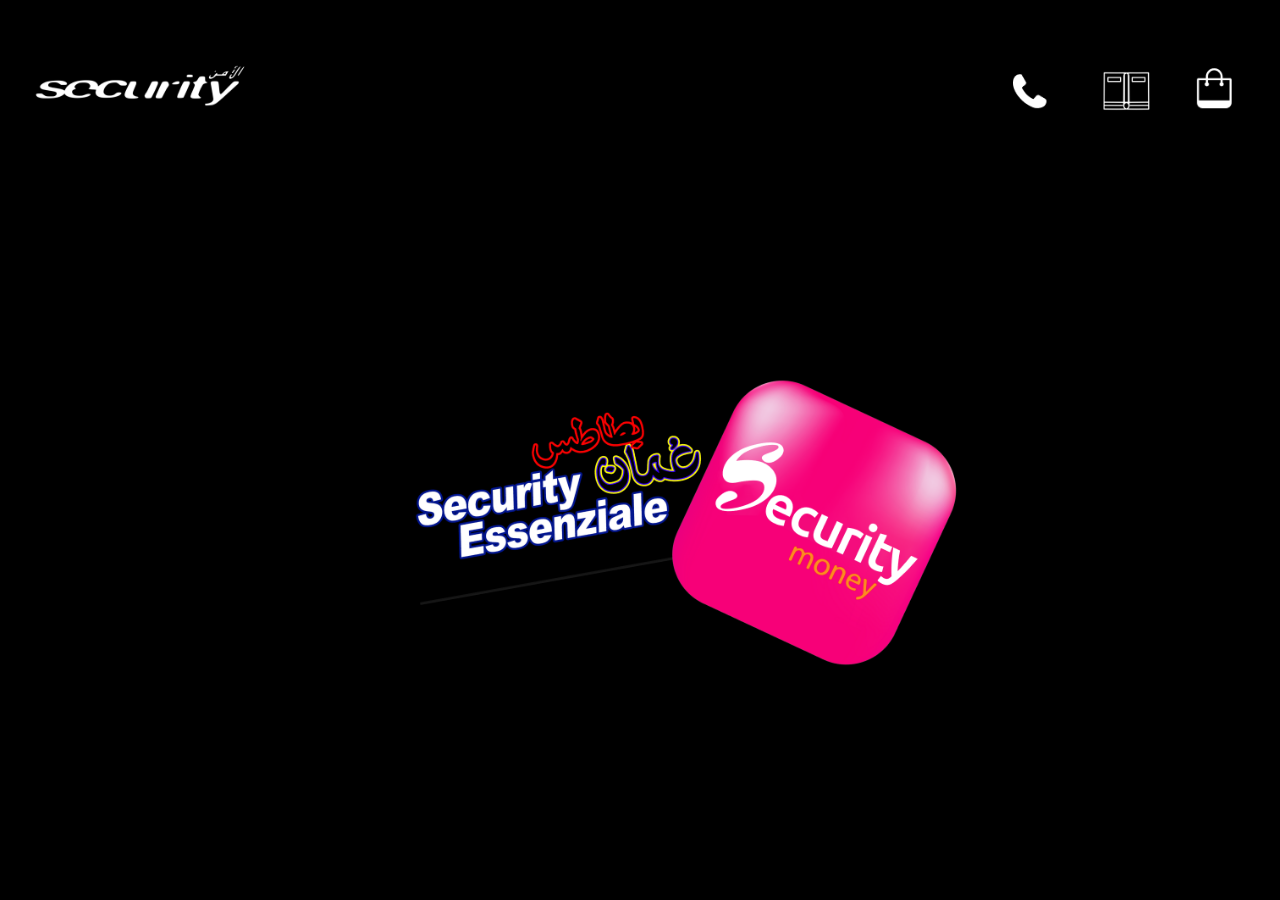
<file: index.html>
<!doctype html>
<html lang="en">
  <head>
    <meta charset="utf-8">
    <meta name="viewport" content="width=device-width, initial-scale=1">
    <meta name="theme-color" content="#000000">
    <title>security</title>
    <link rel="preload" as="image" href="assets/frames/landing-01.png?v=20260610-figma12">
    <link rel="preload" as="image" href="assets/frames/landing-14.png?v=20260610-figma12">
    <link rel="stylesheet" href="styles.css?v=20260610-figma12">
  </head>
  <body class="page page-home">
    <main class="viewport-shell" aria-label="security landing page">
      <section class="figma-stage landing-stage" style="--frame-w: 1512; --frame-h: 982" aria-label="Animated collage intro">
        <div class="landing-sequence" data-sequence>
          <img class="sequence-frame is-active" src="assets/frames/landing-01.png?v=20260610-figma12" alt="">
          <img class="sequence-frame" src="assets/frames/landing-02.png?v=20260610-figma12" alt="">
          <img class="sequence-frame" src="assets/frames/landing-03.png?v=20260610-figma12" alt="">
          <img class="sequence-frame" src="assets/frames/landing-04.png?v=20260610-figma12" alt="">
          <img class="sequence-frame" src="assets/frames/landing-05.png?v=20260610-figma12" alt="">
          <img class="sequence-frame" src="assets/frames/landing-06.png?v=20260610-figma12" alt="">
          <img class="sequence-frame" src="assets/frames/landing-07.png?v=20260610-figma12" alt="">
          <img class="sequence-frame" src="assets/frames/landing-08.png?v=20260610-figma12" alt="">
          <img class="sequence-frame" src="assets/frames/landing-09.png?v=20260610-figma12" alt="">
          <img class="sequence-frame" src="assets/frames/landing-10.png?v=20260610-figma12" alt="">
          <img class="sequence-frame" src="assets/frames/landing-11.png?v=20260610-figma12" alt="">
          <img class="sequence-frame" src="assets/frames/landing-12.png?v=20260610-figma12" alt="">
          <img class="sequence-frame" src="assets/frames/landing-13.png?v=20260610-figma12" alt="">
          <img class="sequence-frame" src="assets/frames/landing-14.png?v=20260610-figma12" alt="security collage">
        </div>
        <nav class="hotspots" aria-label="Primary">
          <a class="hotspot hotspot-home" href="index.html?v=20260610-figma12" aria-label="Home"><img src="assets/nav/home-wordmark.png?v=20260610-figma12" alt=""></a>
          <a class="hotspot hotspot-contact" href="contact.html?v=20260610-figma12" aria-label="Contact"><img src="assets/nav/home-phone.png?v=20260610-figma12" alt=""></a>
          <a class="hotspot hotspot-issue" href="issue.html?v=20260610-figma12" aria-label="Issue"><img src="assets/nav/home-book.png?v=20260610-figma12" alt=""></a>
          <a class="hotspot hotspot-shop" href="shop.html?v=20260610-figma12" aria-label="Shop"><img src="assets/nav/home-bag.png?v=20260610-figma12" alt=""></a>
        </nav>
      </section>
    </main>
    <nav class="mobile-dock" aria-label="Mobile primary">
      <a class="dock-link dock-home" href="index.html?v=20260610-figma12" aria-label="Home" aria-current="page"><span class="dock-icon"></span></a>
      <a class="dock-link dock-contact" href="contact.html?v=20260610-figma12" aria-label="Contact"><span class="dock-icon"></span></a>
      <a class="dock-link dock-issue" href="issue.html?v=20260610-figma12" aria-label="Issue"><span class="dock-icon"></span></a>
      <a class="dock-link dock-shop" href="shop.html?v=20260610-figma12" aria-label="Shop"><span class="dock-icon"></span></a>
    </nav>
    <script src="script.js?v=20260610-figma12" defer></script>
  </body>
</html>
</file>
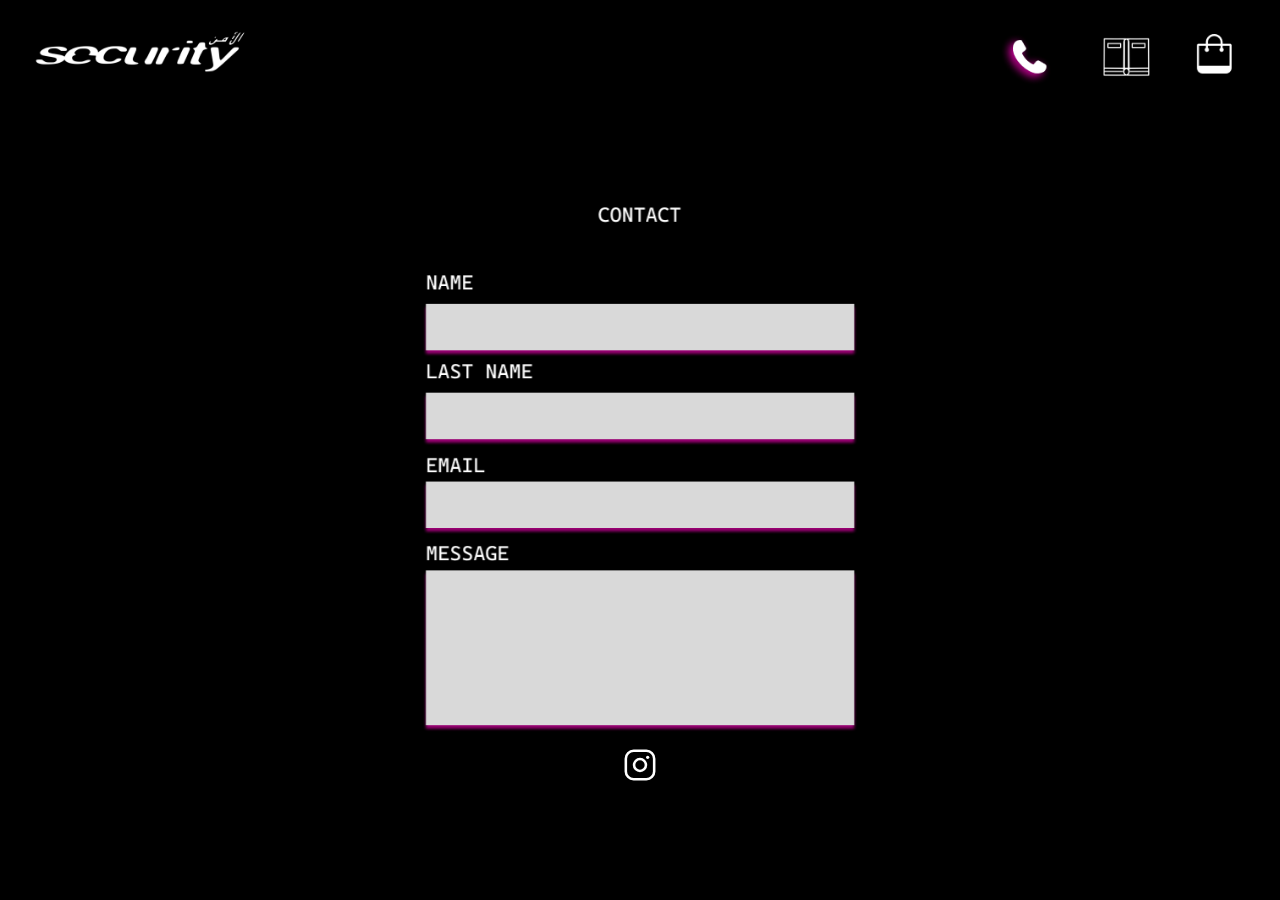
<file: contact.html>
<!doctype html>
<html lang="en">
  <head>
    <meta charset="utf-8">
    <meta name="viewport" content="width=device-width, initial-scale=1">
    <meta name="theme-color" content="#000000">
    <title>security contact</title>
    <link rel="preload" as="image" href="assets/pages/contact.png?v=20260610-figma12">
    <link rel="stylesheet" href="styles.css?v=20260610-figma12">
  </head>
  <body class="page page-static page-contact">
    <main class="scroll-shell" aria-label="security contact">
      <section class="figma-stage static-stage" style="--frame-w: 1512; --frame-h: 982">
        <img class="static-frame" src="assets/pages/contact.png?v=20260610-figma12" alt="security contact form">
        <nav class="hotspots" aria-label="Primary">
          <a class="hotspot hotspot-home" href="index.html?v=20260610-figma12" aria-label="Home"><img src="assets/nav/contact-wordmark.png?v=20260610-figma12" alt=""></a>
          <a class="hotspot hotspot-contact" href="contact.html?v=20260610-figma12" aria-label="Contact" aria-current="page"><img src="assets/nav/contact-phone.png?v=20260610-figma12" alt=""></a>
          <a class="hotspot hotspot-issue" href="issue.html?v=20260610-figma12" aria-label="Issue"><img src="assets/nav/contact-book.png?v=20260610-figma12" alt=""></a>
          <a class="hotspot hotspot-shop" href="shop.html?v=20260610-figma12" aria-label="Shop"><img src="assets/nav/contact-bag.png?v=20260610-figma12" alt=""></a>
        </nav>
        <form class="contact-overlay" onsubmit="return false" aria-label="Contact form">
          <label class="sr-only" for="first-name">Name</label>
          <input id="first-name" name="name" autocomplete="given-name">
          <label class="sr-only" for="last-name">Last name</label>
          <input id="last-name" name="last_name" autocomplete="family-name">
          <label class="sr-only" for="email">Email</label>
          <input id="email" name="email" type="email" autocomplete="email">
          <label class="sr-only" for="message">Message</label>
          <textarea id="message" name="message"></textarea>
          <a class="contact-instagram" href="https://www.instagram.com/krishadave__/" target="_blank" rel="noopener noreferrer" aria-label="Krisha Dave on Instagram">
            <svg viewBox="0 0 24 24" fill="none" stroke="currentColor" stroke-width="1.8" stroke-linecap="round" stroke-linejoin="round" aria-hidden="true" focusable="false">
              <rect x="2" y="2" width="20" height="20" rx="5.5"></rect>
              <circle cx="12" cy="12" r="4.2"></circle>
              <circle cx="17.4" cy="6.6" r="1.15" fill="currentColor" stroke="none"></circle>
            </svg>
          </a>
        </form>
      </section>
      <form class="mobile-contact-form" onsubmit="return false" aria-label="Mobile contact form">
        <label for="mobile-first-name">NAME</label>
        <input id="mobile-first-name" name="name" autocomplete="given-name">
        <label for="mobile-last-name">LAST NAME</label>
        <input id="mobile-last-name" name="last_name" autocomplete="family-name">
        <label for="mobile-email">EMAIL</label>
        <input id="mobile-email" name="email" type="email" autocomplete="email">
        <label for="mobile-message">MESSAGE</label>
        <textarea id="mobile-message" name="message"></textarea>
        <a class="contact-instagram" href="https://www.instagram.com/krishadave__/" target="_blank" rel="noopener noreferrer" aria-label="Krisha Dave on Instagram">
          <svg viewBox="0 0 24 24" fill="none" stroke="currentColor" stroke-width="1.8" stroke-linecap="round" stroke-linejoin="round" aria-hidden="true" focusable="false">
            <rect x="2" y="2" width="20" height="20" rx="5.5"></rect>
            <circle cx="12" cy="12" r="4.2"></circle>
            <circle cx="17.4" cy="6.6" r="1.15" fill="currentColor" stroke="none"></circle>
          </svg>
        </a>
      </form>
    </main>
    <nav class="mobile-dock" aria-label="Mobile primary">
      <a class="dock-link dock-home" href="index.html?v=20260610-figma12" aria-label="Home"><span class="dock-icon"></span></a>
      <a class="dock-link dock-contact" href="contact.html?v=20260610-figma12" aria-label="Contact" aria-current="page"><span class="dock-icon"></span></a>
      <a class="dock-link dock-issue" href="issue.html?v=20260610-figma12" aria-label="Issue"><span class="dock-icon"></span></a>
      <a class="dock-link dock-shop" href="shop.html?v=20260610-figma12" aria-label="Shop"><span class="dock-icon"></span></a>
    </nav>
    <script src="script.js?v=20260610-figma12" defer></script>
  </body>
</html>
</file>
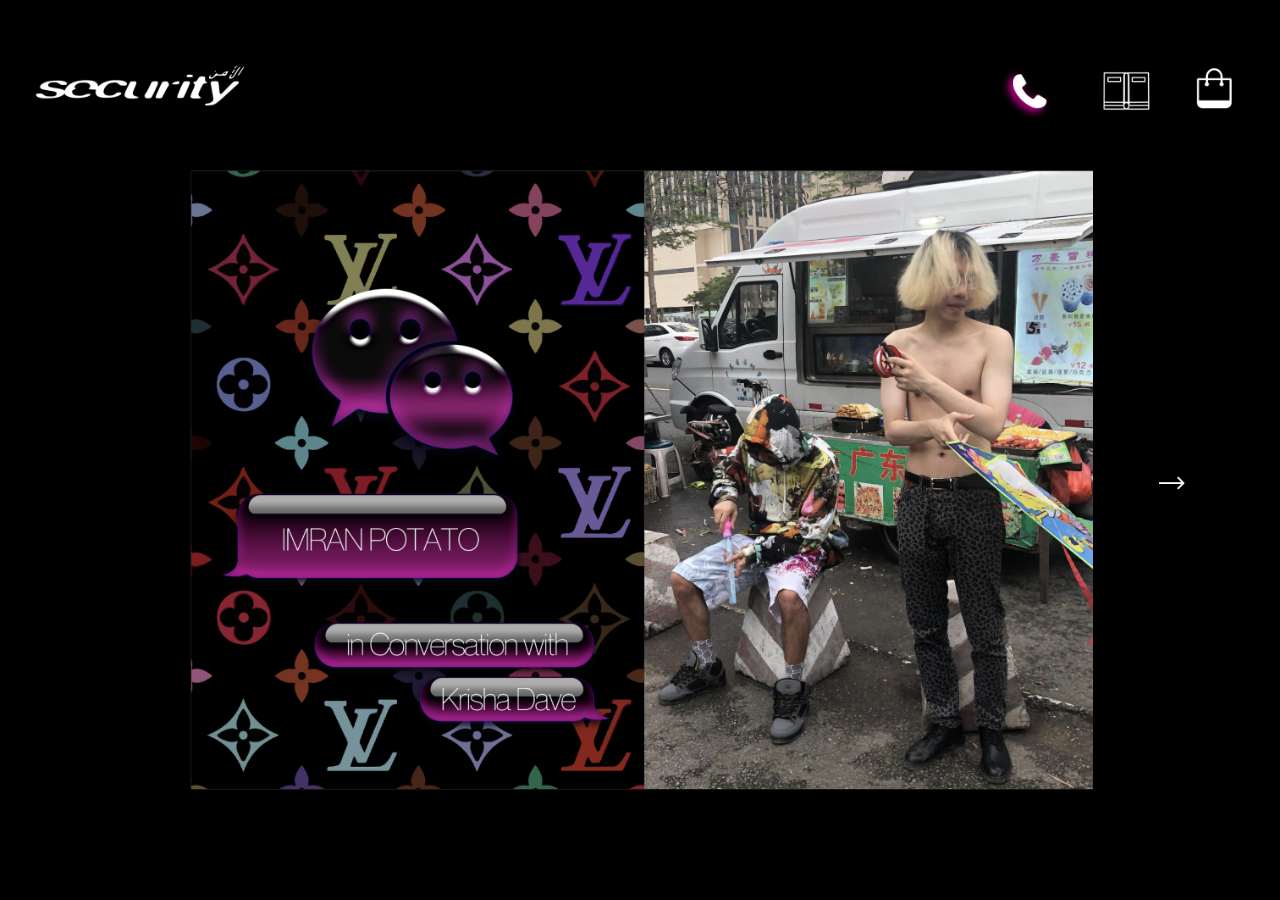
<file: imran-01.html>
<!doctype html>
<html lang="en">
  <head>
    <meta charset="utf-8">
    <meta name="viewport" content="width=device-width, initial-scale=1">
    <meta name="theme-color" content="#000000">
    <title>security - Imran Potato interview</title>
    <link rel="preload" as="image" href="assets/pages/imran-01.png?v=20260610-figma12">
    <link rel="stylesheet" href="styles.css?v=20260610-figma12">
  </head>
  <body class="page page-static page-article">
    <main class="viewport-shell" aria-label="Imran Potato interview page 1">
      <section class="figma-stage static-stage article-stage" style="--frame-w: 1512; --frame-h: 982">
        <img class="static-frame" src="assets/pages/imran-01.png?v=20260610-figma12" alt="Imran Potato interview opening spread">
        <nav class="hotspots" aria-label="Primary">
          <a class="hotspot hotspot-home" href="index.html?v=20260610-figma12" aria-label="Home"><img src="assets/nav/article-wordmark.png?v=20260610-figma12" alt=""></a>
          <a class="hotspot hotspot-contact" href="contact.html?v=20260610-figma12" aria-label="Contact"><img src="assets/nav/article-phone.png?v=20260610-figma12" alt=""></a>
          <a class="hotspot hotspot-issue" href="issue.html?v=20260610-figma12" aria-label="Issue"><img src="assets/nav/article-book.png?v=20260610-figma12" alt=""></a>
          <a class="hotspot hotspot-shop" href="shop.html?v=20260610-figma12" aria-label="Shop"><img src="assets/nav/article-bag.png?v=20260610-figma12" alt=""></a>
        </nav>
        <a class="article-next" href="imran-02.html?v=20260610-figma12" aria-label="Next Imran Potato interview page"></a>
      </section>
    </main>
    <nav class="mobile-dock" aria-label="Mobile primary">
      <a class="dock-link dock-home" href="index.html?v=20260610-figma12" aria-label="Home"><span class="dock-icon"></span></a>
      <a class="dock-link dock-contact" href="contact.html?v=20260610-figma12" aria-label="Contact"><span class="dock-icon"></span></a>
      <a class="dock-link dock-issue" href="issue.html?v=20260610-figma12" aria-label="Issue" aria-current="page"><span class="dock-icon"></span></a>
      <a class="dock-link dock-shop" href="shop.html?v=20260610-figma12" aria-label="Shop"><span class="dock-icon"></span></a>
    </nav>
    <script src="script.js?v=20260610-figma12" defer></script>
  </body>
</html>
</file>
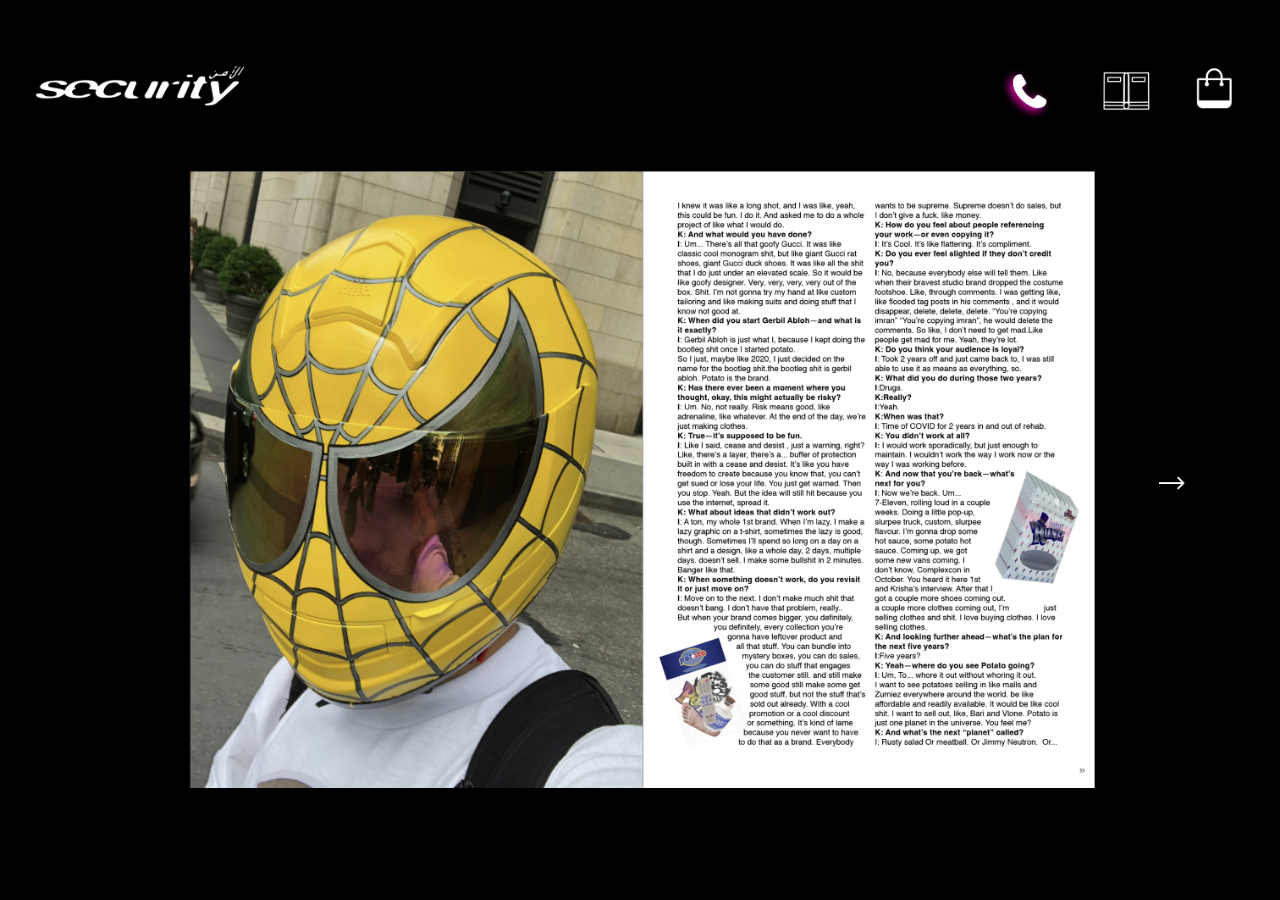
<file: imran-02.html>
<!doctype html>
<html lang="en">
  <head>
    <meta charset="utf-8">
    <meta name="viewport" content="width=device-width, initial-scale=1">
    <meta name="theme-color" content="#000000">
    <title>security - Imran Potato interview page 2</title>
    <link rel="preload" as="image" href="assets/pages/imran-02.png?v=20260610-figma12">
    <link rel="stylesheet" href="styles.css?v=20260610-figma12">
  </head>
  <body class="page page-static page-article">
    <main class="viewport-shell" aria-label="Imran Potato interview page 2">
      <section class="figma-stage static-stage article-stage" style="--frame-w: 1512; --frame-h: 982">
        <img class="static-frame" src="assets/pages/imran-02.png?v=20260610-figma12" alt="Imran Potato interview second spread">
        <nav class="hotspots" aria-label="Primary">
          <a class="hotspot hotspot-home" href="index.html?v=20260610-figma12" aria-label="Home"><img src="assets/nav/article-wordmark.png?v=20260610-figma12" alt=""></a>
          <a class="hotspot hotspot-contact" href="contact.html?v=20260610-figma12" aria-label="Contact"><img src="assets/nav/article-phone.png?v=20260610-figma12" alt=""></a>
          <a class="hotspot hotspot-issue" href="issue.html?v=20260610-figma12" aria-label="Issue"><img src="assets/nav/article-book.png?v=20260610-figma12" alt=""></a>
          <a class="hotspot hotspot-shop" href="shop.html?v=20260610-figma12" aria-label="Shop"><img src="assets/nav/article-bag.png?v=20260610-figma12" alt=""></a>
        </nav>
        <a class="article-next" href="imran-03.html?v=20260610-figma12" aria-label="Next Imran Potato interview page"></a>
      </section>
    </main>
    <nav class="mobile-dock" aria-label="Mobile primary">
      <a class="dock-link dock-home" href="index.html?v=20260610-figma12" aria-label="Home"><span class="dock-icon"></span></a>
      <a class="dock-link dock-contact" href="contact.html?v=20260610-figma12" aria-label="Contact"><span class="dock-icon"></span></a>
      <a class="dock-link dock-issue" href="issue.html?v=20260610-figma12" aria-label="Issue" aria-current="page"><span class="dock-icon"></span></a>
      <a class="dock-link dock-shop" href="shop.html?v=20260610-figma12" aria-label="Shop"><span class="dock-icon"></span></a>
    </nav>
    <script src="script.js?v=20260610-figma12" defer></script>
  </body>
</html>
</file>
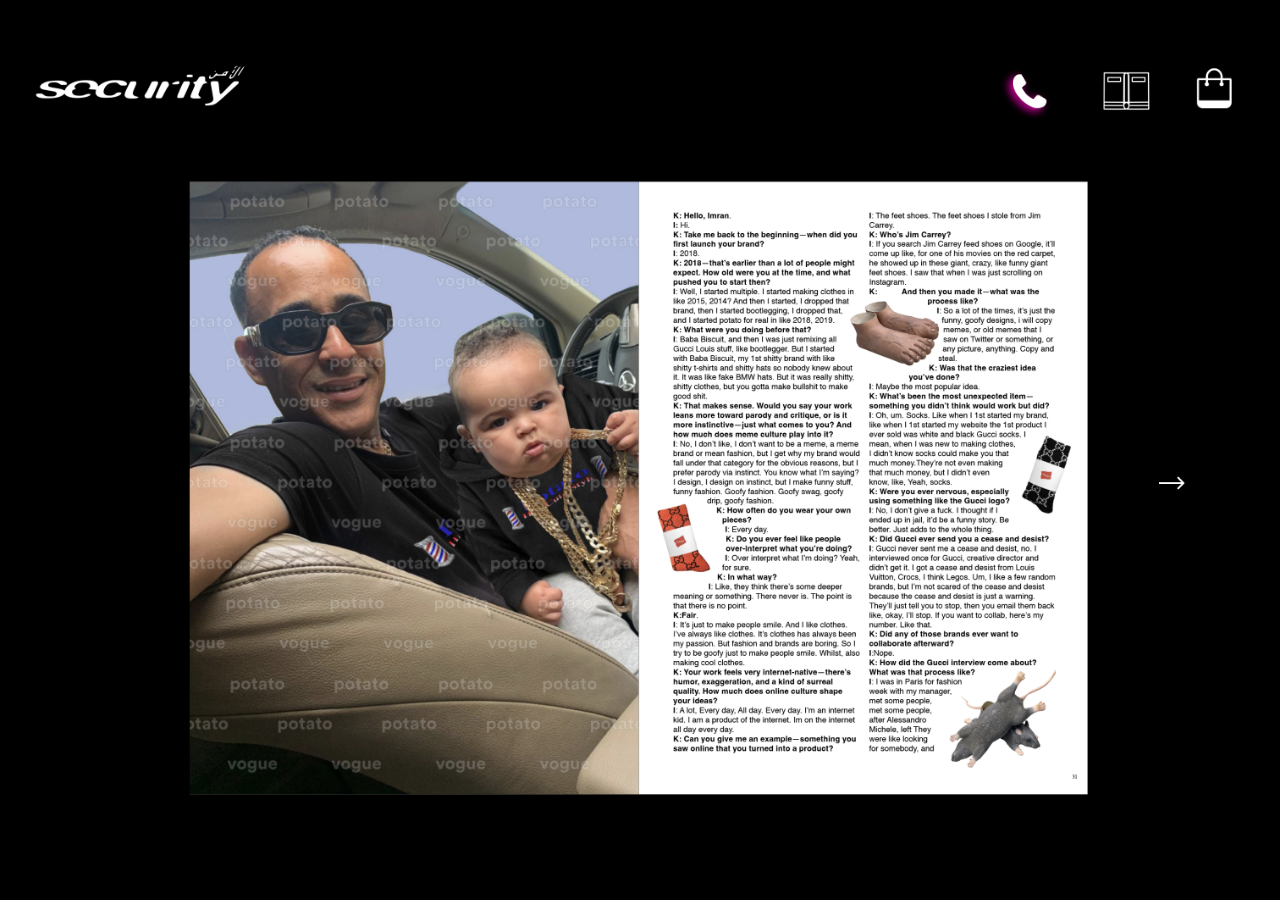
<file: imran-03.html>
<!doctype html>
<html lang="en">
  <head>
    <meta charset="utf-8">
    <meta name="viewport" content="width=device-width, initial-scale=1">
    <meta name="theme-color" content="#000000">
    <title>security - Imran Potato interview page 3</title>
    <link rel="preload" as="image" href="assets/pages/imran-03.png?v=20260610-figma12">
    <link rel="stylesheet" href="styles.css?v=20260610-figma12">
  </head>
  <body class="page page-static page-article">
    <main class="viewport-shell" aria-label="Imran Potato interview page 3">
      <section class="figma-stage static-stage article-stage" style="--frame-w: 1512; --frame-h: 982">
        <img class="static-frame" src="assets/pages/imran-03.png?v=20260610-figma12" alt="Imran Potato interview third spread">
        <nav class="hotspots" aria-label="Primary">
          <a class="hotspot hotspot-home" href="index.html?v=20260610-figma12" aria-label="Home"><img src="assets/nav/article-wordmark.png?v=20260610-figma12" alt=""></a>
          <a class="hotspot hotspot-contact" href="contact.html?v=20260610-figma12" aria-label="Contact"><img src="assets/nav/article-phone.png?v=20260610-figma12" alt=""></a>
          <a class="hotspot hotspot-issue" href="issue.html?v=20260610-figma12" aria-label="Issue"><img src="assets/nav/article-book.png?v=20260610-figma12" alt=""></a>
          <a class="hotspot hotspot-shop" href="shop.html?v=20260610-figma12" aria-label="Shop"><img src="assets/nav/article-bag.png?v=20260610-figma12" alt=""></a>
        </nav>
        <a class="article-next" href="imran-04.html?v=20260610-figma12" aria-label="Next Imran Potato interview page"></a>
      </section>
    </main>
    <nav class="mobile-dock" aria-label="Mobile primary">
      <a class="dock-link dock-home" href="index.html?v=20260610-figma12" aria-label="Home"><span class="dock-icon"></span></a>
      <a class="dock-link dock-contact" href="contact.html?v=20260610-figma12" aria-label="Contact"><span class="dock-icon"></span></a>
      <a class="dock-link dock-issue" href="issue.html?v=20260610-figma12" aria-label="Issue" aria-current="page"><span class="dock-icon"></span></a>
      <a class="dock-link dock-shop" href="shop.html?v=20260610-figma12" aria-label="Shop"><span class="dock-icon"></span></a>
    </nav>
    <script src="script.js?v=20260610-figma12" defer></script>
  </body>
</html>
</file>
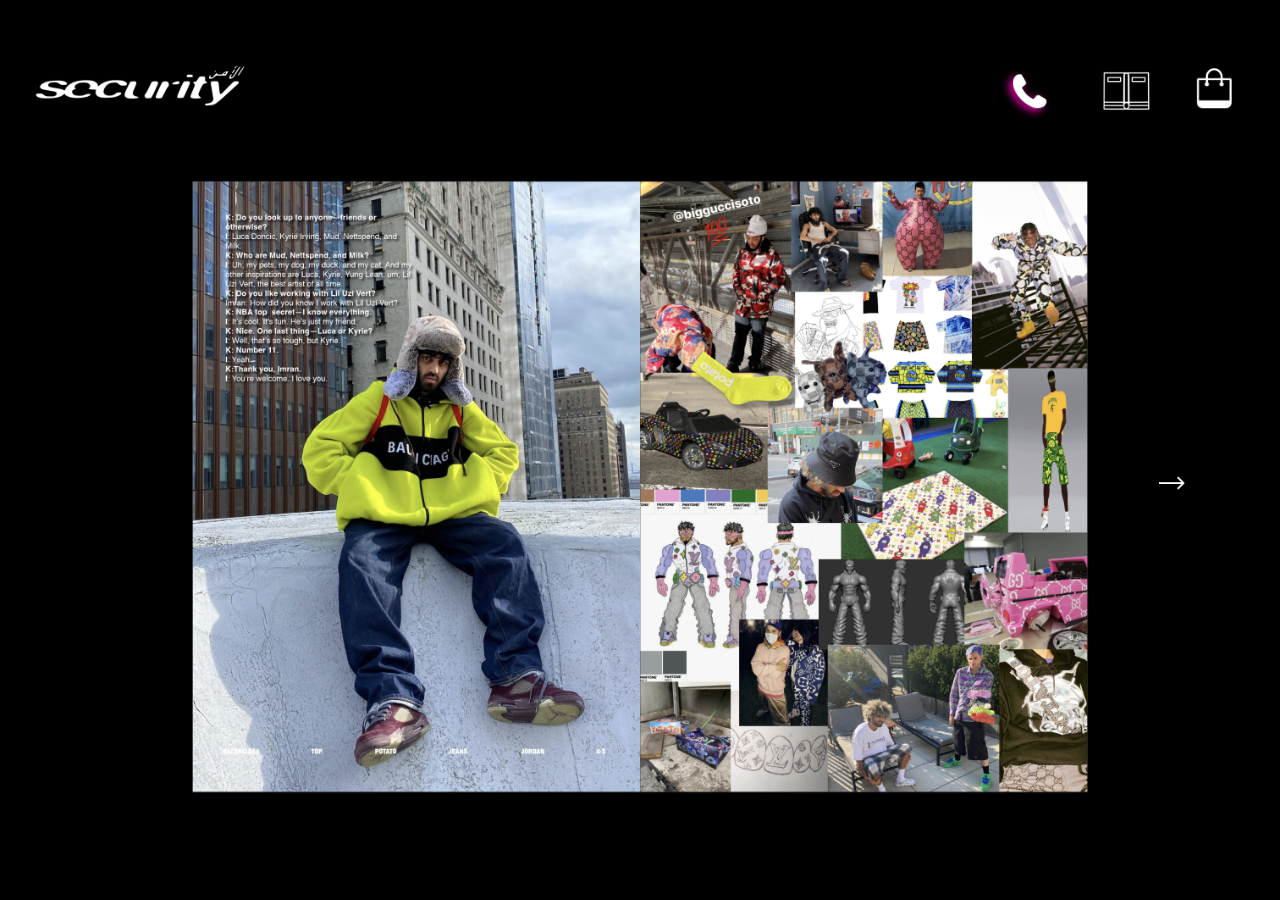
<file: imran-04.html>
<!doctype html>
<html lang="en">
  <head>
    <meta charset="utf-8">
    <meta name="viewport" content="width=device-width, initial-scale=1">
    <meta name="theme-color" content="#000000">
    <title>security - Imran Potato interview page 4</title>
    <link rel="preload" as="image" href="assets/pages/imran-04.png?v=20260610-figma12">
    <link rel="stylesheet" href="styles.css?v=20260610-figma12">
  </head>
  <body class="page page-static page-article">
    <main class="viewport-shell" aria-label="Imran Potato interview page 4">
      <section class="figma-stage static-stage article-stage" style="--frame-w: 1512; --frame-h: 982">
        <img class="static-frame" src="assets/pages/imran-04.png?v=20260610-figma12" alt="Imran Potato interview final spread">
        <nav class="hotspots" aria-label="Primary">
          <a class="hotspot hotspot-home" href="index.html?v=20260610-figma12" aria-label="Home"><img src="assets/nav/article-wordmark.png?v=20260610-figma12" alt=""></a>
          <a class="hotspot hotspot-contact" href="contact.html?v=20260610-figma12" aria-label="Contact"><img src="assets/nav/article-phone.png?v=20260610-figma12" alt=""></a>
          <a class="hotspot hotspot-issue" href="issue.html?v=20260610-figma12" aria-label="Issue"><img src="assets/nav/article-book.png?v=20260610-figma12" alt=""></a>
          <a class="hotspot hotspot-shop" href="shop.html?v=20260610-figma12" aria-label="Shop"><img src="assets/nav/article-bag.png?v=20260610-figma12" alt=""></a>
        </nav>
        <a class="article-next" href="issue.html?v=20260610-figma12" aria-label="Back to issue 01"></a>
      </section>
    </main>
    <nav class="mobile-dock" aria-label="Mobile primary">
      <a class="dock-link dock-home" href="index.html?v=20260610-figma12" aria-label="Home"><span class="dock-icon"></span></a>
      <a class="dock-link dock-contact" href="contact.html?v=20260610-figma12" aria-label="Contact"><span class="dock-icon"></span></a>
      <a class="dock-link dock-issue" href="issue.html?v=20260610-figma12" aria-label="Issue" aria-current="page"><span class="dock-icon"></span></a>
      <a class="dock-link dock-shop" href="shop.html?v=20260610-figma12" aria-label="Shop"><span class="dock-icon"></span></a>
    </nav>
    <script src="script.js?v=20260610-figma12" defer></script>
  </body>
</html>
</file>
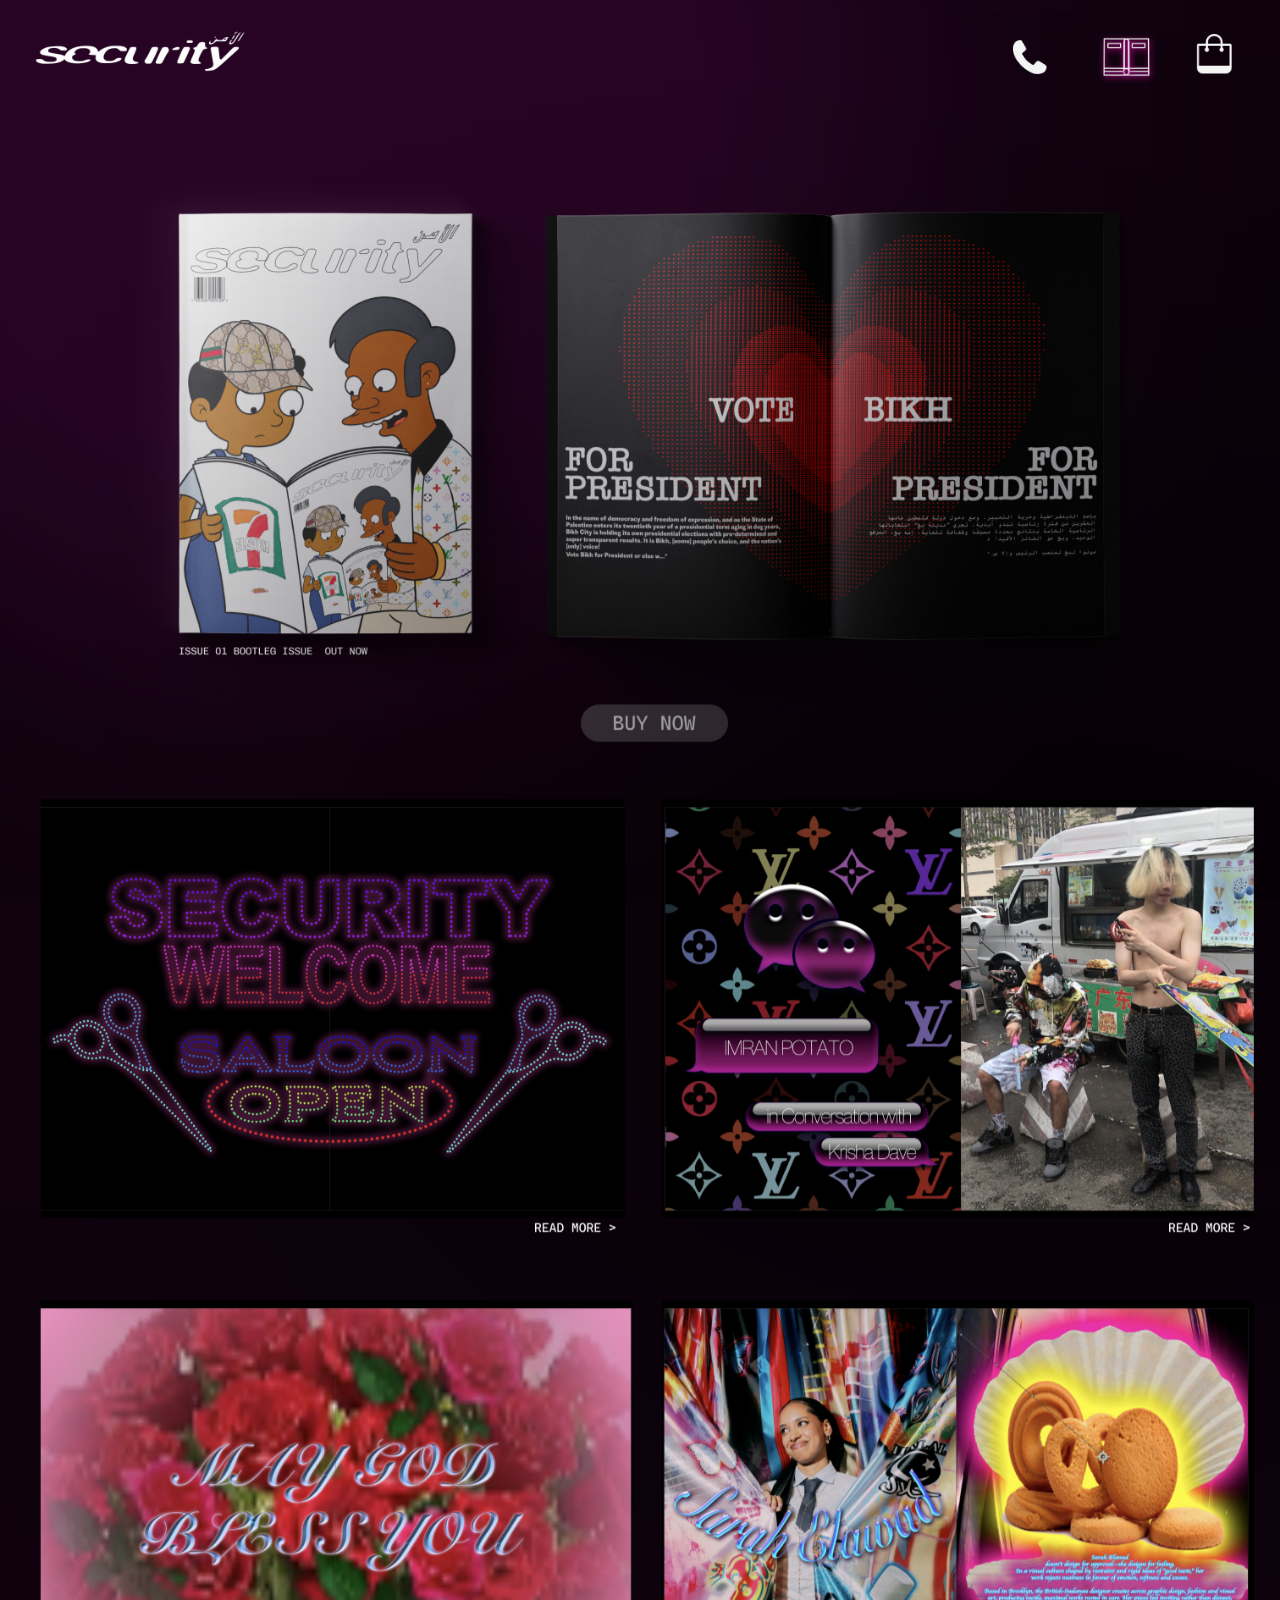
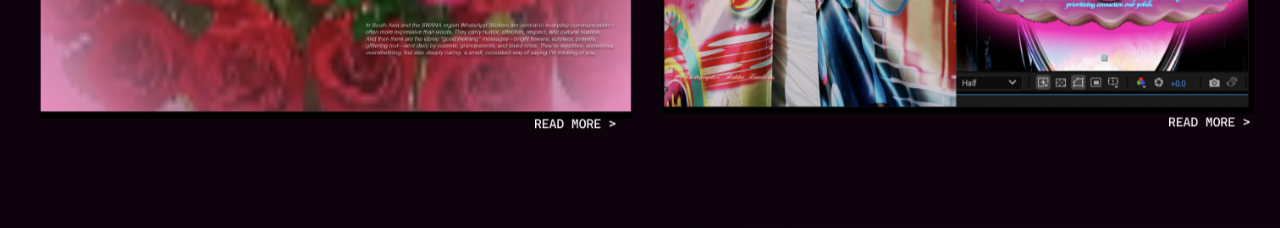
<file: issue.html>
<!doctype html>
<html lang="en">
  <head>
    <meta charset="utf-8">
    <meta name="viewport" content="width=device-width, initial-scale=1">
    <meta name="theme-color" content="#160015">
    <title>security issue 01</title>
    <link rel="preload" as="image" href="assets/pages/issue.png?v=20260610-figma12">
    <link rel="stylesheet" href="styles.css?v=20260610-figma12">
  </head>
  <body class="page page-issue">
    <main class="scroll-shell" aria-label="security issue">
      <section class="figma-stage static-stage issue-stage" style="--frame-w: 1512; --frame-h: 2159">
        <img class="static-frame" src="assets/pages/issue.png?v=20260610-figma12" alt="security issue 01 bootleg issue">
        <nav class="hotspots" aria-label="Primary">
          <a class="hotspot hotspot-home" href="index.html?v=20260610-figma12" aria-label="Home"><img src="assets/nav/issue-wordmark.png?v=20260610-figma12" alt=""></a>
          <a class="hotspot hotspot-contact" href="contact.html?v=20260610-figma12" aria-label="Contact"><img src="assets/nav/issue-phone.png?v=20260610-figma12" alt=""></a>
          <a class="hotspot hotspot-issue" href="issue.html?v=20260610-figma12" aria-label="Issue" aria-current="page"><img src="assets/nav/issue-book.png?v=20260610-figma12" alt=""></a>
          <a class="hotspot hotspot-shop" href="shop.html?v=20260610-figma12" aria-label="Shop"><img src="assets/nav/issue-bag.png?v=20260610-figma12" alt=""></a>
        </nav>
        <a class="buy-link" href="shop.html?v=20260610-figma12" aria-label="Buy issue 01"></a>
        <a class="read-more-link read-more-imran" href="imran-01.html?v=20260610-figma12" aria-label="Read the Imran Potato interview"></a>
      </section>
    </main>
    <nav class="mobile-dock" aria-label="Mobile primary">
      <a class="dock-link dock-home" href="index.html?v=20260610-figma12" aria-label="Home"><span class="dock-icon"></span></a>
      <a class="dock-link dock-contact" href="contact.html?v=20260610-figma12" aria-label="Contact"><span class="dock-icon"></span></a>
      <a class="dock-link dock-issue" href="issue.html?v=20260610-figma12" aria-label="Issue" aria-current="page"><span class="dock-icon"></span></a>
      <a class="dock-link dock-shop" href="shop.html?v=20260610-figma12" aria-label="Shop"><span class="dock-icon"></span></a>
    </nav>
    <script src="script.js?v=20260610-figma12" defer></script>
  </body>
</html>
</file>
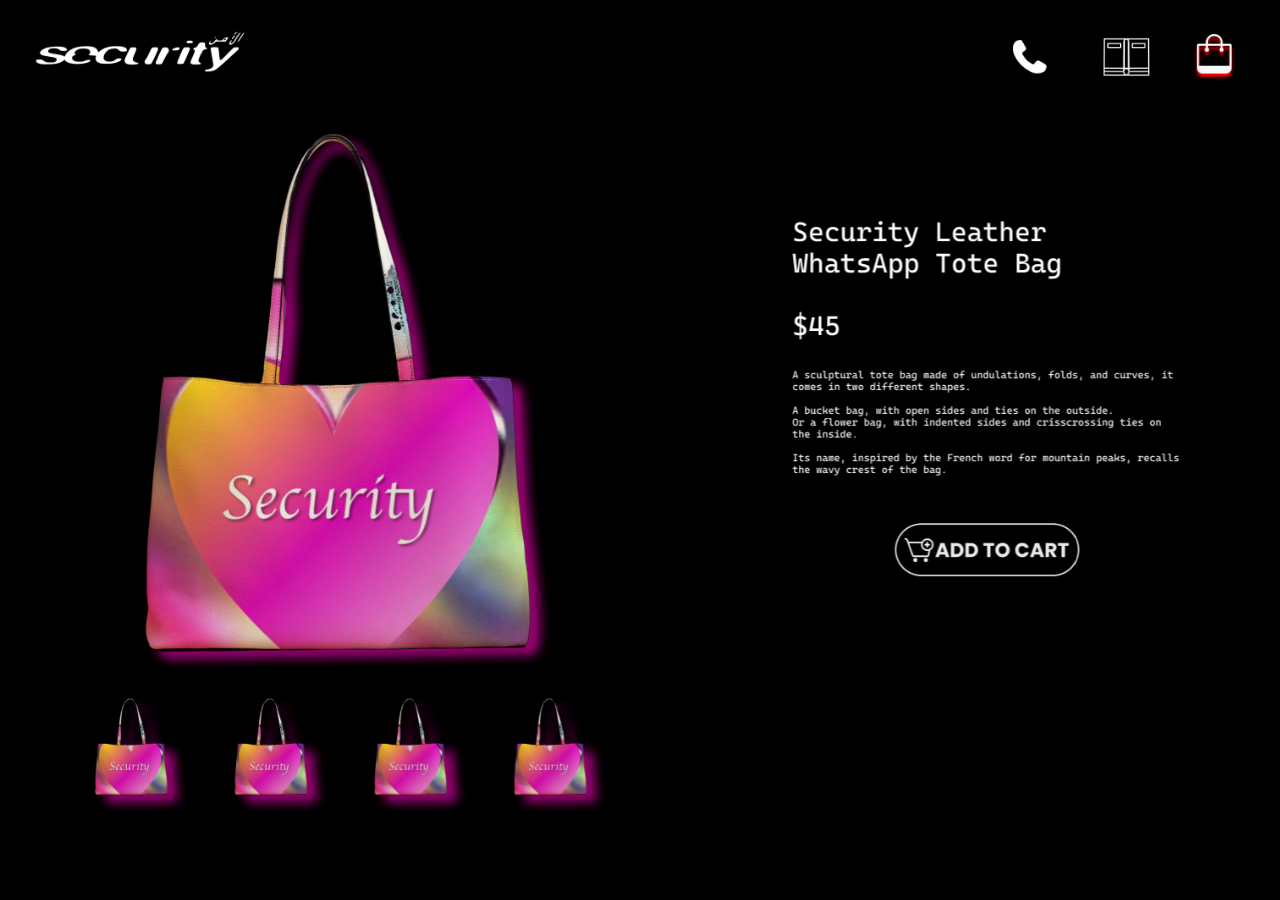
<file: product-bag.html>
<!doctype html>
<html lang="en">
  <head>
    <meta charset="utf-8">
    <meta name="viewport" content="width=device-width, initial-scale=1">
    <meta name="theme-color" content="#000000">
    <title>security - Security Leather WhatsApp Tote Bag</title>
    <link rel="preload" as="image" href="assets/pages/product-bag.png?v=20260610-figma12">
    <link rel="stylesheet" href="styles.css?v=20260610-figma12">
  </head>
  <body class="page page-static page-product">
    <main class="scroll-shell" aria-label="Security Leather WhatsApp Tote Bag">
      <section class="figma-stage static-stage" style="--frame-w: 1512; --frame-h: 982">
        <img class="static-frame" src="assets/pages/product-bag.png?v=20260610-figma12" alt="Security Leather WhatsApp Tote Bag — $45 product detail">
        <nav class="hotspots" aria-label="Primary">
          <a class="hotspot hotspot-home" href="index.html?v=20260610-figma12" aria-label="Home"><img src="assets/nav/shop-wordmark.png?v=20260610-figma12" alt=""></a>
          <a class="hotspot hotspot-contact" href="contact.html?v=20260610-figma12" aria-label="Contact"><img src="assets/nav/shop-phone.png?v=20260610-figma12" alt=""></a>
          <a class="hotspot hotspot-issue" href="issue.html?v=20260610-figma12" aria-label="Issue"><img src="assets/nav/shop-book.png?v=20260610-figma12" alt=""></a>
          <a class="hotspot hotspot-shop" href="shop.html?v=20260610-figma12" aria-label="Shop" aria-current="page"><img src="assets/nav/shop-bag.png?v=20260610-figma12" alt=""></a>
        </nav>
        <a class="add-to-cart" href="shop.html?v=20260610-figma12" aria-label="Add Security Leather WhatsApp Tote Bag to cart"></a>
      </section>
    </main>
    <nav class="mobile-dock" aria-label="Mobile primary">
      <a class="dock-link dock-home" href="index.html?v=20260610-figma12" aria-label="Home"><span class="dock-icon"></span></a>
      <a class="dock-link dock-contact" href="contact.html?v=20260610-figma12" aria-label="Contact"><span class="dock-icon"></span></a>
      <a class="dock-link dock-issue" href="issue.html?v=20260610-figma12" aria-label="Issue"><span class="dock-icon"></span></a>
      <a class="dock-link dock-shop" href="shop.html?v=20260610-figma12" aria-label="Shop" aria-current="page"><span class="dock-icon"></span></a>
    </nav>
    <script src="script.js?v=20260610-figma12" defer></script>
  </body>
</html>
</file>
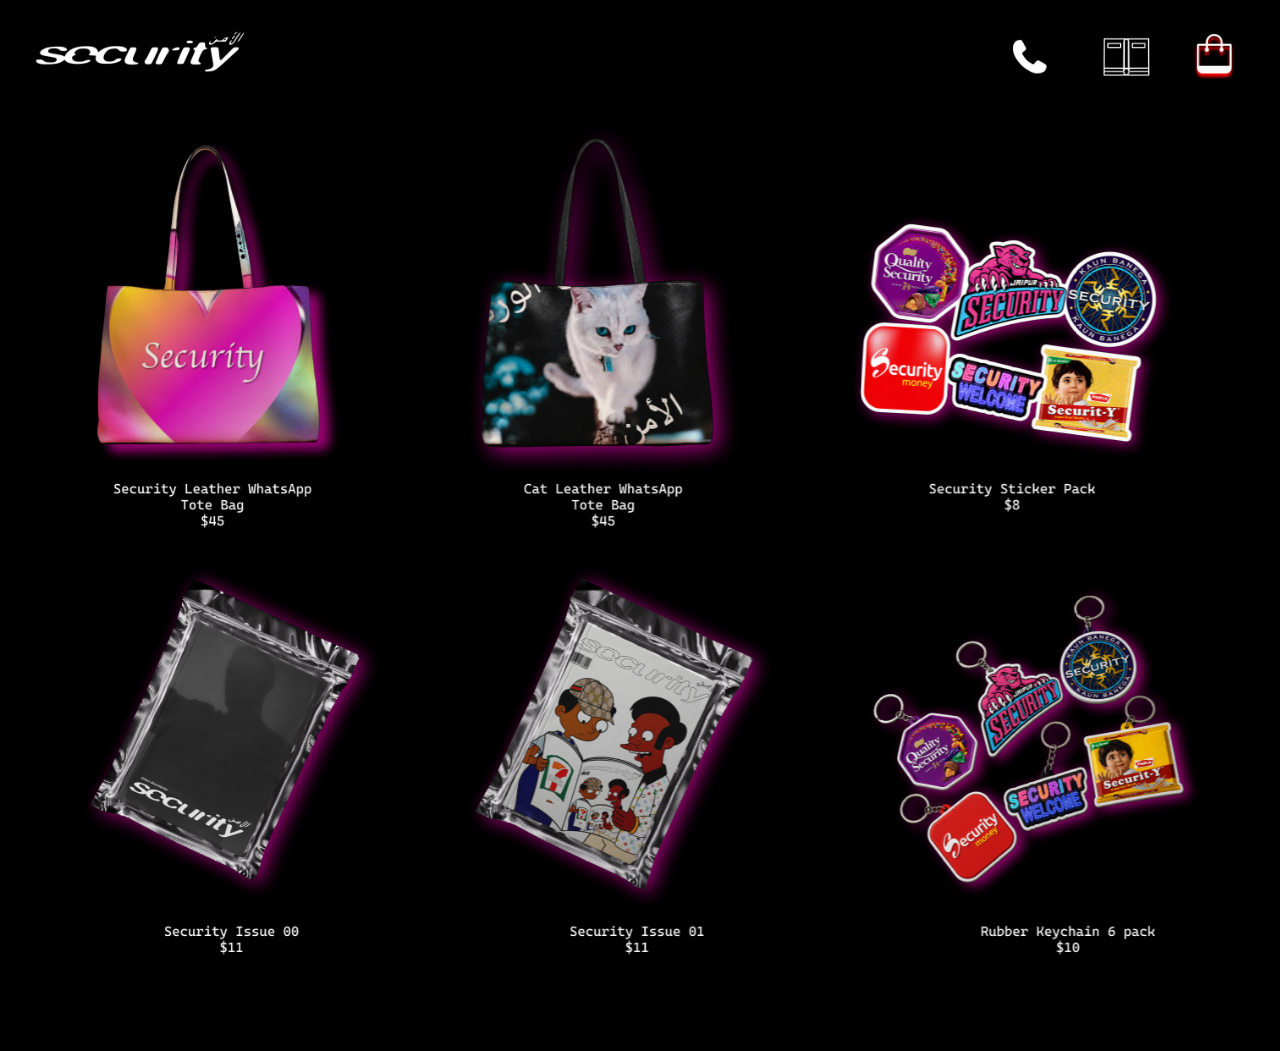
<file: shop.html>
<!doctype html>
<html lang="en">
  <head>
    <meta charset="utf-8">
    <meta name="viewport" content="width=device-width, initial-scale=1">
    <meta name="theme-color" content="#000000">
    <title>security shop</title>
    <link rel="preload" as="image" href="assets/pages/shop.png?v=20260610-figma12">
    <link rel="stylesheet" href="styles.css?v=20260610-figma12">
  </head>
  <body class="page page-static page-shop">
    <main class="scroll-shell" aria-label="security shop">
      <section class="figma-stage static-stage" style="--frame-w: 1512; --frame-h: 1242">
        <img class="static-frame" src="assets/pages/shop.png?v=20260610-figma12" alt="security shop product grid">
        <nav class="hotspots" aria-label="Primary">
          <a class="hotspot hotspot-home" href="index.html?v=20260610-figma12" aria-label="Home"><img src="assets/nav/shop-wordmark.png?v=20260610-figma12" alt=""></a>
          <a class="hotspot hotspot-contact" href="contact.html?v=20260610-figma12" aria-label="Contact"><img src="assets/nav/shop-phone.png?v=20260610-figma12" alt=""></a>
          <a class="hotspot hotspot-issue" href="issue.html?v=20260610-figma12" aria-label="Issue"><img src="assets/nav/shop-book.png?v=20260610-figma12" alt=""></a>
          <a class="hotspot hotspot-shop" href="shop.html?v=20260610-figma12" aria-label="Shop" aria-current="page"><img src="assets/nav/shop-bag.png?v=20260610-figma12" alt=""></a>
        </nav>
        <a class="tile-link tile-bag-one" href="product-bag.html?v=20260610-figma12" aria-label="View Security Leather WhatsApp Tote Bag"></a>
        <a class="tile-link tile-bag-two" href="#" aria-label="Cat Leather WhatsApp Tote Bag"></a>
        <a class="tile-link tile-stickers" href="#" aria-label="Security Sticker Pack"></a>
        <a class="tile-link tile-issue-zero" href="#" aria-label="Security Issue 00"></a>
        <a class="tile-link tile-issue-one" href="#" aria-label="Security Issue 01"></a>
        <a class="tile-link tile-keychains" href="#" aria-label="Rubber Keychain 6 pack"></a>
      </section>
    </main>
    <nav class="mobile-dock" aria-label="Mobile primary">
      <a class="dock-link dock-home" href="index.html?v=20260610-figma12" aria-label="Home"><span class="dock-icon"></span></a>
      <a class="dock-link dock-contact" href="contact.html?v=20260610-figma12" aria-label="Contact"><span class="dock-icon"></span></a>
      <a class="dock-link dock-issue" href="issue.html?v=20260610-figma12" aria-label="Issue"><span class="dock-icon"></span></a>
      <a class="dock-link dock-shop" href="shop.html?v=20260610-figma12" aria-label="Shop" aria-current="page"><span class="dock-icon"></span></a>
    </nav>
    <script src="script.js?v=20260610-figma12" defer></script>
  </body>
</html>
</file>
<file: styles.css>
:root {
  color-scheme: dark;
  --black: #000;
  --focus: #ff4fd8;
  --issue-bg: #170014;
}

* {
  box-sizing: border-box;
}

html {
  min-height: 100%;
  background: var(--black);
}

body {
  min-height: 100%;
  margin: 0;
  background: var(--black);
  color: #fff;
  font-family: Arial, Helvetica, sans-serif;
  letter-spacing: 0;
  opacity: 1;
  transition: opacity 220ms ease;
}

a {
  color: inherit;
}

img {
  display: block;
  max-width: 100%;
}

.page-home {
  overflow: hidden;
}

body.is-leaving {
  opacity: 0;
}

.has-custom-cursor,
.has-custom-cursor * {
  cursor: none;
}

.cursor-orb {
  position: fixed;
  left: 0;
  top: 0;
  z-index: 50;
  width: 34px;
  height: 34px;
  border: 1px solid rgba(255, 255, 255, 0.95);
  border-radius: 999px;
  box-shadow: 0 0 18px rgba(255, 79, 216, 0.32);
  mix-blend-mode: difference;
  opacity: 0;
  pointer-events: none;
  transition:
    width 260ms cubic-bezier(0.22, 1, 0.36, 1),
    height 260ms cubic-bezier(0.22, 1, 0.36, 1),
    border-color 260ms ease,
    opacity 180ms ease,
    box-shadow 260ms ease;
}

.cursor-orb::after {
  position: absolute;
  left: 50%;
  top: 50%;
  width: 4px;
  height: 4px;
  border-radius: inherit;
  background: #fff;
  content: "";
  transform: translate(-50%, -50%);
  transition: opacity 180ms ease;
}

.cursor-ready .cursor-orb {
  opacity: 1;
}

.is-cursor-hover .cursor-orb {
  width: 54px;
  height: 54px;
  border-color: rgba(255, 255, 255, 0.72);
  box-shadow: 0 0 28px rgba(255, 79, 216, 0.48);
}

.is-cursor-hover .cursor-orb::after {
  opacity: 0.28;
}

.viewport-shell {
  display: grid;
  min-height: 100svh;
  place-items: center;
  overflow: hidden;
}

.scroll-shell {
  min-height: 100svh;
  overflow-x: hidden;
}

.mobile-dock {
  display: none;
}

.figma-stage {
  position: relative;
  margin: 0 auto;
  background: var(--black);
  aspect-ratio: var(--frame-w) / var(--frame-h);
}

/* full-bleed backdrop for the issue page: the art's own edge columns,
   stretched to the viewport so the purple field has no seam */
.page-issue {
  background: #0f020e;
}

.page-issue .scroll-shell {
  background-image:
    url("assets/pages/issue-bleed-left.png?v=20260610-figma12"),
    url("assets/pages/issue-bleed-right.png?v=20260610-figma12");
  background-position: left top, right top;
  background-repeat: no-repeat, no-repeat;
  background-size: 50.2% 100%, 50.2% 100%;
}

.landing-stage {
  width: 100vw;
  max-width: calc(100svh * 1.539714);
}

.static-stage {
  width: min(100vw, calc(var(--frame-w) * 1px));
}

.article-stage {
  width: min(100vw, calc(100svh * 1.539714), calc(var(--frame-w) * 1px));
}

.landing-sequence,
.sequence-frame,
.static-frame {
  position: absolute;
  inset: 0;
  width: 100%;
  height: 100%;
}

.landing-sequence {
  z-index: 1;
}

.sequence-frame,
.static-frame {
  object-fit: contain;
  user-select: none;
}

.sequence-frame {
  opacity: 0;
  transform: translateZ(0);
  transition: opacity 430ms cubic-bezier(0.22, 1, 0.36, 1);
}

.sequence-frame.is-revealed,
.sequence-frame.is-active {
  opacity: 1;
}

.static-frame {
  z-index: 1;
  transform: translateZ(0);
  transition:
    filter 520ms cubic-bezier(0.22, 1, 0.36, 1),
    transform 520ms cubic-bezier(0.22, 1, 0.36, 1);
}

.hotspots,
.tile-link,
.buy-link,
.read-more-link,
.article-next,
.add-to-cart,
.contact-overlay {
  position: absolute;
  z-index: 5;
}

.hotspots {
  inset: 0;
  pointer-events: none;
}

.hotspot,
.tile-link,
.buy-link,
.read-more-link,
.article-next,
.add-to-cart {
  position: absolute;
  display: block;
  overflow: hidden;
  border-radius: 4px;
  color: transparent;
  text-indent: -9999px;
  pointer-events: auto;
}

.hotspot::after,
.tile-link::after,
.buy-link::after,
.read-more-link::after,
.article-next::after,
.add-to-cart::after {
  position: absolute;
  inset: 0;
  border-radius: inherit;
  background:
    radial-gradient(ellipse at center, rgba(255, 255, 255, 0.26), rgba(255, 79, 216, 0.12) 46%, transparent 72%);
  box-shadow: 0 0 28px rgba(255, 79, 216, 0.3);
  content: "";
  opacity: 0;
  transform: scale(0.82);
  transition:
    opacity 320ms cubic-bezier(0.22, 1, 0.36, 1),
    transform 420ms cubic-bezier(0.22, 1, 0.36, 1),
    box-shadow 420ms ease;
}

.hotspot:hover::after,
.hotspot:focus-visible::after,
.tile-link:hover::after,
.tile-link:focus-visible::after,
.buy-link:hover::after,
.buy-link:focus-visible::after,
.read-more-link:hover::after,
.read-more-link:focus-visible::after,
.article-next:hover::after,
.article-next:focus-visible::after,
.add-to-cart:hover::after,
.add-to-cart:focus-visible::after {
  opacity: 1;
  transform: scale(1);
}

.tile-link::after {
  border: 1px solid rgba(255, 255, 255, 0.2);
  background:
    linear-gradient(120deg, transparent 0%, rgba(255, 255, 255, 0.12) 42%, transparent 70%),
    rgba(255, 79, 216, 0.06);
}

.buy-link::after,
.read-more-link::after,
.article-next::after,
.add-to-cart::after {
  background: rgba(255, 255, 255, 0.1);
  box-shadow: 0 0 32px rgba(255, 255, 255, 0.16);
}

.static-stage:has(.tile-link:hover) .static-frame,
.static-stage:has(.tile-link:focus-visible) .static-frame,
.static-stage:has(.buy-link:hover) .static-frame,
.static-stage:has(.buy-link:focus-visible) .static-frame,
.static-stage:has(.read-more-link:hover) .static-frame,
.static-stage:has(.read-more-link:focus-visible) .static-frame,
.static-stage:has(.article-next:hover) .static-frame,
.static-stage:has(.article-next:focus-visible) .static-frame,
.static-stage:has(.add-to-cart:hover) .static-frame,
.static-stage:has(.add-to-cart:focus-visible) .static-frame {
  filter: saturate(1.04) brightness(1.04);
  transform: scale(1.006);
}

.hotspot:focus-visible,
.tile-link:focus-visible,
.buy-link:focus-visible,
.read-more-link:focus-visible,
.article-next:focus-visible,
.add-to-cart:focus-visible,
.contact-instagram:focus-visible,
.contact-overlay input:focus-visible,
.contact-overlay textarea:focus-visible {
  outline: 2px solid var(--focus);
  outline-offset: 3px;
}

/* Hotspot geometry is measured from the exported art itself (pixel bounds of
   each icon/asset plus symmetric padding), not the Figma layer rects, so the
   hover glow always centers on the visible element. The nav icons sit at the
   same pixels in every export; only the page height changes the percentages.

   The nav is no longer baked into the page art: each hotspot carries its
   sprite (extracted from the export) and pins horizontally to the VIEWPORT
   via calc((100% - 100vw) / 2 + inset), so the navbar expands proportionally
   on browsers wider than the art while the stage content stays put. At or
   below the art width, (100% - 100vw) is 0 and everything sits exactly at
   its original in-art position. The right icon cluster keeps its internal
   spacing in stage units and pins as a unit. */

.hotspot {
  overflow: visible;
  border-radius: 14px;
}

.hotspot img {
  position: absolute;
  left: 50%;
  top: 50%;
  display: block;
  max-width: none;
  pointer-events: none;
  transform: translate(-50%, -50%);
}

.hotspot-home img { width: 111.6364%; height: 142.6667%; }
.hotspot-contact img { width: 138.8889%; height: 138.8889%; }
.hotspot-issue img { width: 132.1839%; height: 136.8421%; }
.hotspot-shop img { width: 138.3562%; height: 135.443%; }

.hotspot-home {
  left: calc((100% - 100vw) / 2 + 1.85vw);
  top: 2.44%;
  width: 18.19%;
  height: 7.64%;
}

.hotspot-contact {
  right: calc((100% - 100vw) / 2 + 2.71vw + 14.48%);
  top: 3.16%;
  width: 4.76%;
  height: 7.33%;
}

.hotspot-issue {
  right: calc((100% - 100vw) / 2 + 2.71vw + 6.42%);
  top: 2.95%;
  width: 5.75%;
  height: 7.74%;
}

.hotspot-shop {
  right: calc((100% - 100vw) / 2 + 2.71vw);
  top: 2.44%;
  width: 4.83%;
  height: 8.04%;
}

/* shop.png is 1242px tall (vs 982): same icon pixels, shop-page percentages */
.page-shop .hotspot-home { top: 1.93%; height: 6.04%; }
.page-shop .hotspot-contact { top: 2.5%; height: 5.8%; }
.page-shop .hotspot-issue { top: 2.33%; height: 6.12%; }
.page-shop .hotspot-shop { top: 1.93%; height: 6.36%; }

/* issue.png is 2159px tall */
.page-issue .hotspot-home { top: 1.11%; height: 3.47%; }
.page-issue .hotspot-contact { top: 1.44%; height: 3.34%; }
.page-issue .hotspot-issue { top: 1.34%; height: 3.52%; }
.page-issue .hotspot-shop { top: 1.11%; height: 3.66%; }

/* Shop tiles hug each product-art + caption cluster; the export has no card
   frames around them. */
.tile-link {
  border-radius: 16px;
}

.tile-bag-one {
  left: 6.68%;
  top: 12.72%;
  width: 19.78%;
  height: 38.65%;
}

.tile-bag-two {
  left: 36.77%;
  top: 12.16%;
  width: 19.97%;
  height: 39.21%;
}

.tile-stickers {
  left: 66.27%;
  top: 20.13%;
  width: 25.07%;
  height: 29.71%;
}

.tile-issue-zero {
  left: 6.22%;
  top: 54.91%;
  width: 22.75%;
  height: 37.04%;
}

.tile-issue-one {
  left: 36.24%;
  top: 54.03%;
  width: 23.48%;
  height: 37.92%;
}

.tile-keychains {
  left: 67.33%;
  top: 55.56%;
  width: 26.06%;
  height: 36.39%;
}

/* BUY NOW pill on the issue page */
.buy-link {
  left: 44.84%;
  top: 38.26%;
  width: 12.57%;
  height: 2.59%;
  border-radius: 999px;
}

.read-more-link {
  border-radius: 10px;
}

.read-more-imran {
  left: 89.75%;
  top: 66.1%;
  width: 9.46%;
  height: 2.08%;
}

.article-next {
  left: 89.42%;
  top: 50.71%;
  width: 4.23%;
  height: 6.52%;
  border-radius: 999px;
}

/* ADD TO CART pill on the bag product page (measured from the export) */
.add-to-cart {
  left: 69.25%;
  top: 61.91%;
  width: 15.67%;
  height: 8.35%;
  border-radius: 999px;
}

.contact-overlay {
  inset: 0;
  pointer-events: none;
}

.contact-overlay input,
.contact-overlay textarea {
  position: absolute;
  left: 33.27%;
  width: 33.47%;
  margin: 0;
  border: 0;
  border-radius: 0;
  background: transparent;
  color: #fff;
  caret-color: var(--focus);
  font: 16px/1.3 Arial, Helvetica, sans-serif;
  outline: none;
  padding: 0 18px;
  pointer-events: auto;
  resize: none;
  transition:
    background-color 240ms ease,
    box-shadow 240ms ease;
}

.contact-overlay input {
  height: 5.6%;
}

#first-name {
  top: 36.56%;
}

#last-name {
  top: 47.25%;
}

#email {
  top: 57.94%;
}

#message {
  top: 68.64%;
  height: 18.64%;
  padding-top: 16px;
}

.contact-overlay input:hover,
.contact-overlay textarea:hover,
.contact-overlay input:focus,
.contact-overlay textarea:focus {
  background-color: rgba(255, 255, 255, 0.03);
  box-shadow: inset 0 -1px rgba(255, 79, 216, 0.36);
}

/* Instagram link beneath the contact fields (desktop overlay + mobile form) */
.contact-instagram {
  display: grid;
  place-items: center;
  color: #fff;
  pointer-events: auto;
  transition: color 220ms ease, transform 220ms ease;
}

.contact-instagram svg {
  width: 100%;
  height: 100%;
}

.contact-overlay .contact-instagram {
  position: absolute;
  left: 50%;
  top: 92%;
  width: 34px;
  height: 34px;
  transform: translate(-50%, -50%);
}

.contact-overlay .contact-instagram:hover,
.contact-overlay .contact-instagram:focus-visible {
  color: var(--focus);
  transform: translate(-50%, -50%) scale(1.12);
}

.collateral-strip {
  display: grid;
  width: min(100vw, 1230px);
  grid-template-columns: repeat(auto-fit, minmax(min(365px, 100%), 1fr));
  gap: 18px;
  margin: 0 auto;
  padding: 32px 18px 48px;
  background: var(--issue-bg);
}

.collateral-strip img {
  width: 100%;
  height: auto;
  object-fit: cover;
  transition:
    filter 360ms cubic-bezier(0.22, 1, 0.36, 1),
    transform 360ms cubic-bezier(0.22, 1, 0.36, 1);
}

.collateral-strip img:hover {
  filter: brightness(1.08) saturate(1.04);
  transform: translateY(-5px);
}

.mobile-contact-form {
  display: none;
}

.sr-only {
  position: absolute;
  width: 1px;
  height: 1px;
  padding: 0;
  margin: -1px;
  overflow: hidden;
  clip: rect(0, 0, 0, 0);
  white-space: nowrap;
  border: 0;
}

@media (prefers-reduced-motion: reduce) {
  body {
    opacity: 1;
    transition: none;
  }

  .sequence-frame {
    transition: none;
  }

  .static-frame,
  .hotspot::after,
  .tile-link::after,
  .buy-link::after,
  .read-more-link::after,
  .article-next::after,
  .add-to-cart::after,
  .contact-instagram,
  .contact-overlay input,
  .contact-overlay textarea,
  .collateral-strip img {
    transition: none;
  }
}


@media (max-width: 1024px) {
  body {
    --mobile-dock-space: calc(82px + env(safe-area-inset-bottom, 0px));
    padding-bottom: calc(82px + env(safe-area-inset-bottom, 0px));
  }

  .page-home {
    padding-bottom: 0;
  }

  .page-home .viewport-shell {
    min-height: calc(100svh - var(--mobile-dock-space));
  }

  .page-article .viewport-shell {
    min-height: calc(100svh - var(--mobile-dock-space));
  }

  .page-home .landing-stage,
  .page-article .article-stage {
    width: min(100vw, calc((100svh - var(--mobile-dock-space)) * 1.539714));
  }

  .has-custom-cursor,
  .has-custom-cursor * {
    cursor: auto;
  }

  .cursor-orb {
    display: none;
  }

  .mobile-dock {
    position: fixed;
    right: max(12px, env(safe-area-inset-right, 0px));
    bottom: max(12px, env(safe-area-inset-bottom, 0px));
    left: max(12px, env(safe-area-inset-left, 0px));
    z-index: 20;
    display: grid;
    grid-template-columns: repeat(4, minmax(0, 1fr));
    gap: 6px;
    max-width: 430px;
    min-height: 58px;
    margin: 0 auto;
    padding: 6px;
    border: 1px solid rgba(255, 255, 255, 0.16);
    border-radius: 999px;
    background: rgba(0, 0, 0, 0.72);
    box-shadow: 0 12px 40px rgba(0, 0, 0, 0.5);
    backdrop-filter: blur(16px);
  }

  .dock-link {
    position: relative;
    display: grid;
    min-width: 48px;
    min-height: 48px;
    place-items: center;
    border-radius: 999px;
    color: #fff;
    text-decoration: none;
    transition:
      background-color 180ms ease,
      box-shadow 180ms ease,
      transform 180ms ease;
  }

  .dock-link[aria-current="page"],
  .dock-link:active,
  .dock-link:focus-visible {
    background: rgba(255, 79, 216, 0.18);
    box-shadow: inset 0 0 0 1px rgba(255, 255, 255, 0.18), 0 0 20px rgba(255, 79, 216, 0.22);
  }

  .dock-link:active {
    transform: scale(0.96);
  }

  .dock-icon {
    position: relative;
    display: block;
    width: 24px;
    height: 24px;
  }

  .dock-home .dock-icon::before {
    position: absolute;
    left: 50%;
    top: 50%;
    width: 18px;
    height: 18px;
    border: 2px solid currentColor;
    border-radius: 3px;
    content: "";
    transform: translate(-50%, -34%) rotate(45deg);
  }

  .dock-home .dock-icon::after {
    position: absolute;
    left: 50%;
    bottom: 3px;
    width: 18px;
    height: 13px;
    background: #000;
    border-right: 2px solid currentColor;
    border-bottom: 2px solid currentColor;
    border-left: 2px solid currentColor;
    content: "";
    transform: translateX(-50%);
  }

  .dock-contact .dock-icon::before {
    position: absolute;
    inset: 4px;
    border: 3px solid currentColor;
    border-right-color: transparent;
    border-bottom-color: transparent;
    border-radius: 999px;
    content: "";
    transform: rotate(-135deg);
  }

  .dock-contact .dock-icon::after {
    position: absolute;
    right: 2px;
    bottom: 3px;
    width: 8px;
    height: 5px;
    border-radius: 5px;
    background: currentColor;
    content: "";
    transform: rotate(35deg);
  }

  .dock-issue .dock-icon::before {
    position: absolute;
    inset: 2px;
    border: 2px solid currentColor;
    border-radius: 2px;
    content: "";
  }

  .dock-issue .dock-icon::after {
    position: absolute;
    top: 4px;
    bottom: 4px;
    left: 50%;
    width: 2px;
    background: currentColor;
    box-shadow:
      -6px 0 0 -1px currentColor,
      6px 0 0 -1px currentColor;
    content: "";
    transform: translateX(-50%);
  }

  .dock-shop .dock-icon::before {
    position: absolute;
    right: 3px;
    bottom: 2px;
    left: 3px;
    height: 16px;
    border: 2px solid currentColor;
    border-radius: 2px;
    content: "";
  }

  .dock-shop .dock-icon::after {
    position: absolute;
    top: 1px;
    left: 50%;
    width: 12px;
    height: 10px;
    border: 2px solid currentColor;
    border-bottom: 0;
    border-radius: 999px 999px 0 0;
    content: "";
    transform: translateX(-50%);
  }

  /* Scaled-down art makes the in-image targets too small to tap; pin
     fixed-size targets to each element's measured center instead. */
  .buy-link {
    left: 51.12%;
    top: 39.56%;
    width: 150px;
    height: 48px;
    transform: translate(-50%, -50%);
  }

  .read-more-imran {
    left: auto;
    right: 4px;
    top: 67.14%;
    width: 150px;
    height: 48px;
    transform: translateY(-50%);
  }

  .article-next {
    left: 91.53%;
    top: 53.97%;
    width: 52px;
    height: 52px;
    transform: translate(-50%, -50%);
  }

  .add-to-cart {
    left: 77.08%;
    top: 66.09%;
    width: 160px;
    height: 50px;
    transform: translate(-50%, -50%);
  }

  .contact-overlay {
    display: none;
  }

  .mobile-contact-form {
    display: grid;
    width: min(calc(100vw - 32px), 420px);
    gap: 10px;
    margin: 18px auto 10px;
    padding: 0 0 14px;
    color: #fff;
    font-family: "Courier New", Courier, monospace;
  }

  .mobile-contact-form label {
    font-size: 12px;
    line-height: 1;
  }

  .mobile-contact-form input,
  .mobile-contact-form textarea {
    width: 100%;
    min-height: 48px;
    border: 0;
    border-radius: 0;
    background: rgba(255, 255, 255, 0.16);
    color: #fff;
    caret-color: var(--focus);
    font: 16px/1.3 Arial, Helvetica, sans-serif;
    padding: 12px 14px;
    outline: none;
  }

  .mobile-contact-form textarea {
    min-height: 128px;
    resize: vertical;
  }

  .mobile-contact-form input:focus,
  .mobile-contact-form textarea:focus {
    box-shadow: inset 0 -2px var(--focus), 0 0 18px rgba(255, 79, 216, 0.14);
  }

  .mobile-contact-form .contact-instagram {
    justify-self: center;
    width: 40px;
    height: 40px;
    margin-top: 6px;
    padding: 4px;
  }

  .mobile-contact-form .contact-instagram:hover,
  .mobile-contact-form .contact-instagram:focus-visible {
    color: var(--focus);
    transform: scale(1.1);
  }

  .collateral-strip {
    gap: 12px;
    padding: 20px 12px 96px;
  }

  .contact-overlay input,
  .contact-overlay textarea {
    font-size: 14px;
    padding-right: 10px;
    padding-left: 10px;
  }
}

@media (max-width: 300px) {
  .mobile-dock {
    right: max(8px, env(safe-area-inset-right, 0px));
    left: max(8px, env(safe-area-inset-left, 0px));
    gap: 4px;
    padding: 4px;
  }

  .dock-link {
    min-width: 44px;
    min-height: 44px;
  }
}
</file>
